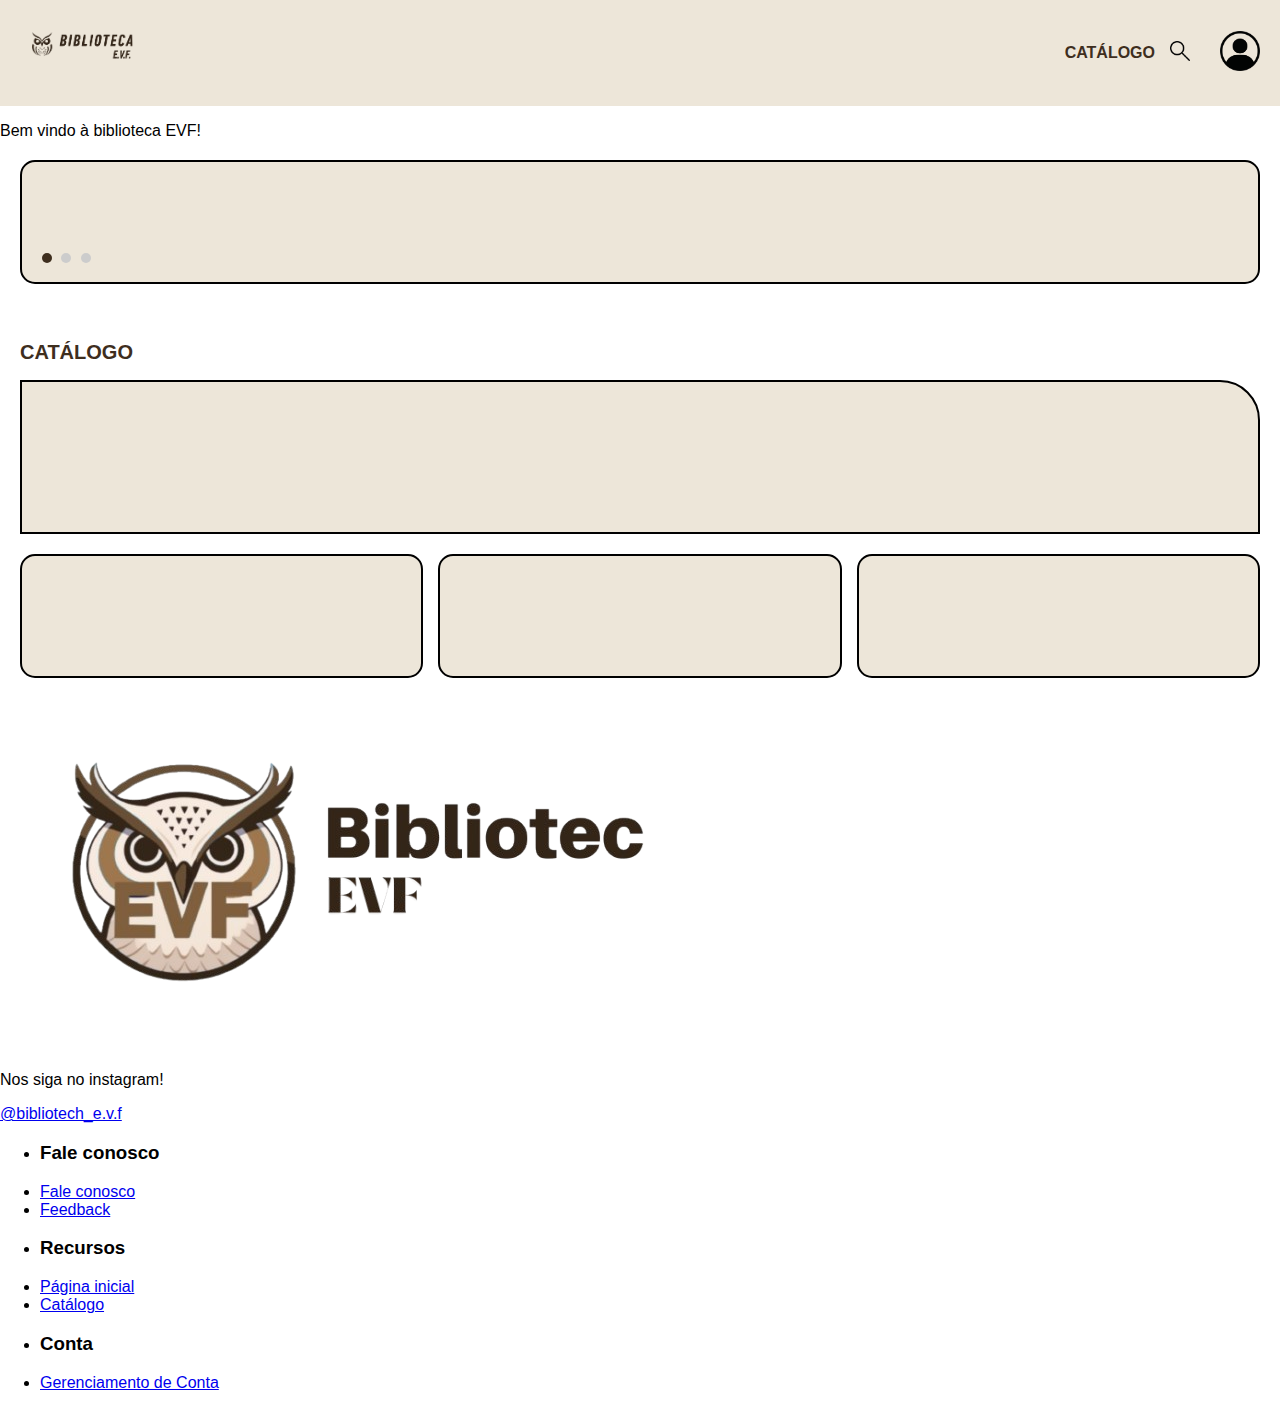
<file: index.html>
<!DOCTYPE html>
<html lang="pt-BR">
<head>
  <meta charset="UTF-8">
  <title>Biblioteca Online</title>
  <link rel="stylesheet" a href="css/index.css">
  <link rel="shortcut icon" href="img/FAVICON-Photoroom.ico" type="image/x-icon">
  
</head>
<body>

  <header>
    <div class="logo">
      <img src="img/logo_header.png" alt="Logo da Biblioteca" height="80">
    </div>      
  
    <div class="icons" id="iconContainer">
      <span class="catalogo-menu" id="catalogoTexto">CATÁLOGO</span>
      <div class="icon" onclick="abrirPesquisa()"><img src="img/lupa.png" height="20"></div>
      <div class="search-bar" id="barra-pesquisa">
        <input type="text" placeholder="Pesquisar livros...">
      </div>
      <div class="icon">
  <a href="Login.html">
    <img src="img/foto_perfil.png" height="40" alt="Perfil">
  </a>
</div>

    </div>
  </header>
  

    <p>Bem vindo à biblioteca EVF!</p>
  </div>


<div class="banner">
  <div class="banner-content"></div>
  <div class="bolinhas">
    <span class="ativa"></span>
    <span></span>
    <span></span>
  </div>
</div>


<section class="catalogo">
  <h2>CATÁLOGO</h2>
  <div class="destaque"></div>
  <div class="livros">
    <div class="livro"></div>
    <div class="livro"></div>
    <div class="livro"></div>
  </div>
</section>


<footer>
  <div id="footer_content">
    <!-- PRIMEIRA COLUNA -->
    <div id="footer_logo" class="footer_column">
      <img src="img/logo.png" />
      <p>Nos siga no instagram!</p>
      <div id="footer_instagram">
        <a href="https://www.instagram.com/bibliotech_e.v.f/" id="instagram">
          <i class="fa-brands fa-instagram"></i>
          @bibliotech_e.v.f
        </a>
      </div>
    </div>

    <!-- SEGUNDA COLUNA -->
    <ul class="footer_list footer_column">
      <li><h3>Fale conosco</h3></li>
      <li><a href="#" class="footer_link">Fale conosco</a></li>
      <li><a href="#" class="footer_link">Feedback</a></li>
    </ul>

    <!-- TERCEIRA COLUNA -->
    <ul class="footer_list footer_column">
      <li><h3>Recursos</h3></li>
      <li><a href="#" class="footer_link">Página inicial</a></li>
      <li><a href="#" class="footer_link">Catálogo</a></li>
    </ul>

    <!-- QUARTA COLUNA -->
    <ul class="footer_list footer_column">
      <li><h3>Conta</h3></li>
      <li><a href="#" class="footer_link">Gerenciamento de Conta</a></li>
    </ul>
  </div>
</footer>


  <script>
  function abrirPesquisa() {
    const icons = document.getElementById("iconContainer");
    const barra = document.getElementById("barra-pesquisa");

    if (!icons.classList.contains("ativo")) {
      icons.classList.add("ativo");
      setTimeout(() => {
        barra.style.display = "flex";
      }, 300);
    } else {
      barra.style.display = "none";
      icons.classList.remove("ativo");
    }
  }


  

    function verificarLogin() {
      const logado = false; 
      if (!logado) {
        window.location.href = "indexLogin  .html";
      } else {
        alert("Você já está logado!");
      }
    }

    function irPara(pagina) {
      alert("Indo para a página: " + pagina);
    }
  </script>

</body>
</html>
</file>
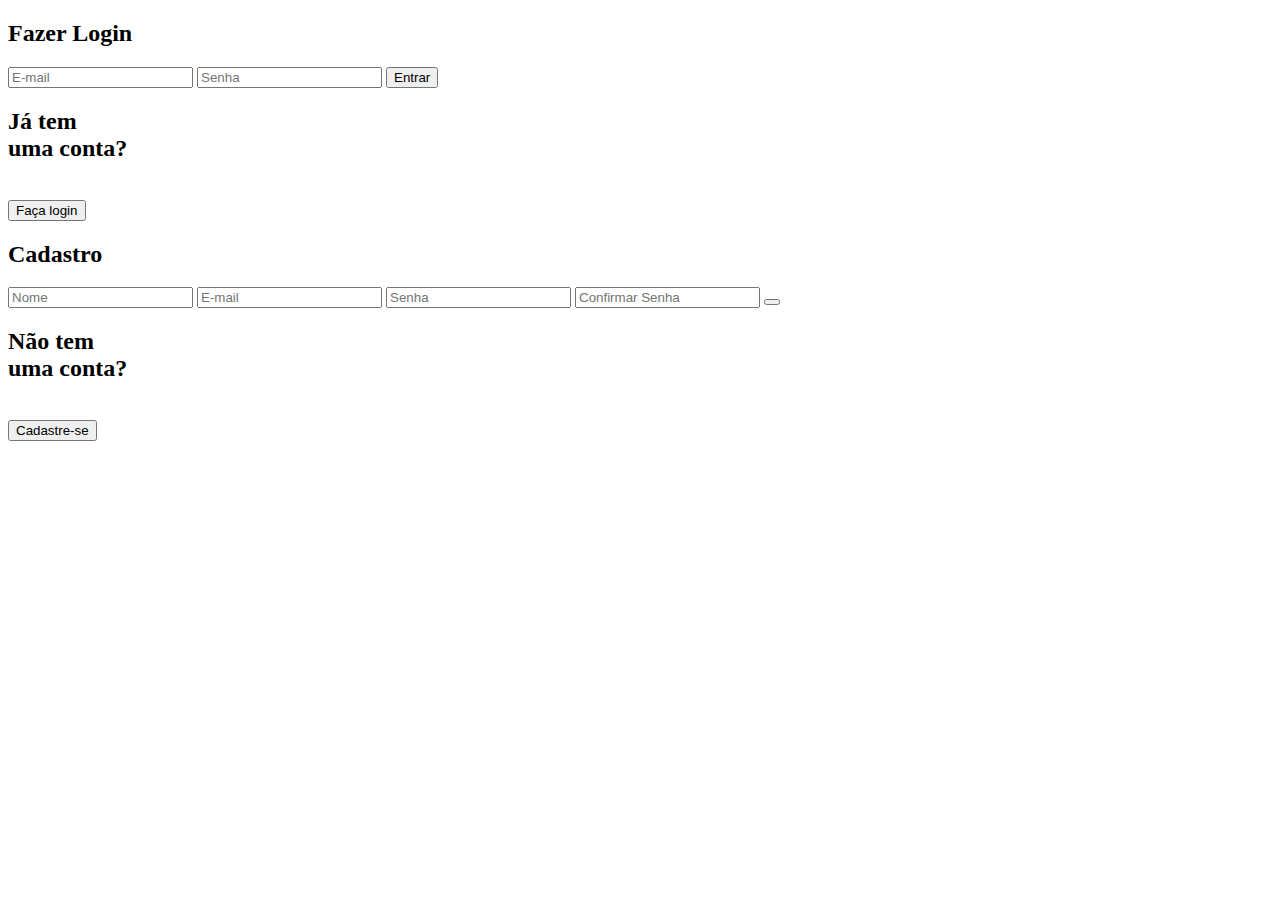
<file: cadastroindex.html>
<!DOCTYPE html>
<html lang="pt-BR">
<head>
    <meta charset="UTF-8">
    <meta name="viewport" content="width=device-width, initial-scale=1.0">
    <title>CADASTRO | BIBLIOTEC</title>
</head>
<body>
    <section class= "conteinerPai">
        <div class="card">
            <div class="esquerda">
                <div class="formLogin">
                    <h2>Fazer Login</h2>
                    <form>
                        <input type="text" placeholder="E-mail">
                        <input type="text" placeholder="Senha">
                        <button type="submit">Entrar</button>
                    </form>
                </div>
                <div class="facaLogin">
                    <h2>Já tem <br>uma conta?</h2>
                    <br>
                    <button>Faça login</button>     
                </div>
            </div>
            <div class="direita">
                <div class="formCadastro">
                    <h2>Cadastro</h2>
                    <form>
                        <input type="text" placeholder="Nome">
                        <input type="email" placeholder="E-mail">
                        <input type="password" placeholder="Senha">
                        <input type="password" placeholder="Confirmar Senha">
                        <button type="submit"></button>
                    </form>
                </div>
                <div class="facaCadastro">
                    <h2>Não tem <br>uma conta?</h2>
                    <br>
                    <button>Cadastre-se</button>
                </div>
            </div>
        </div>
    </section>
</body>
</html>
</file>
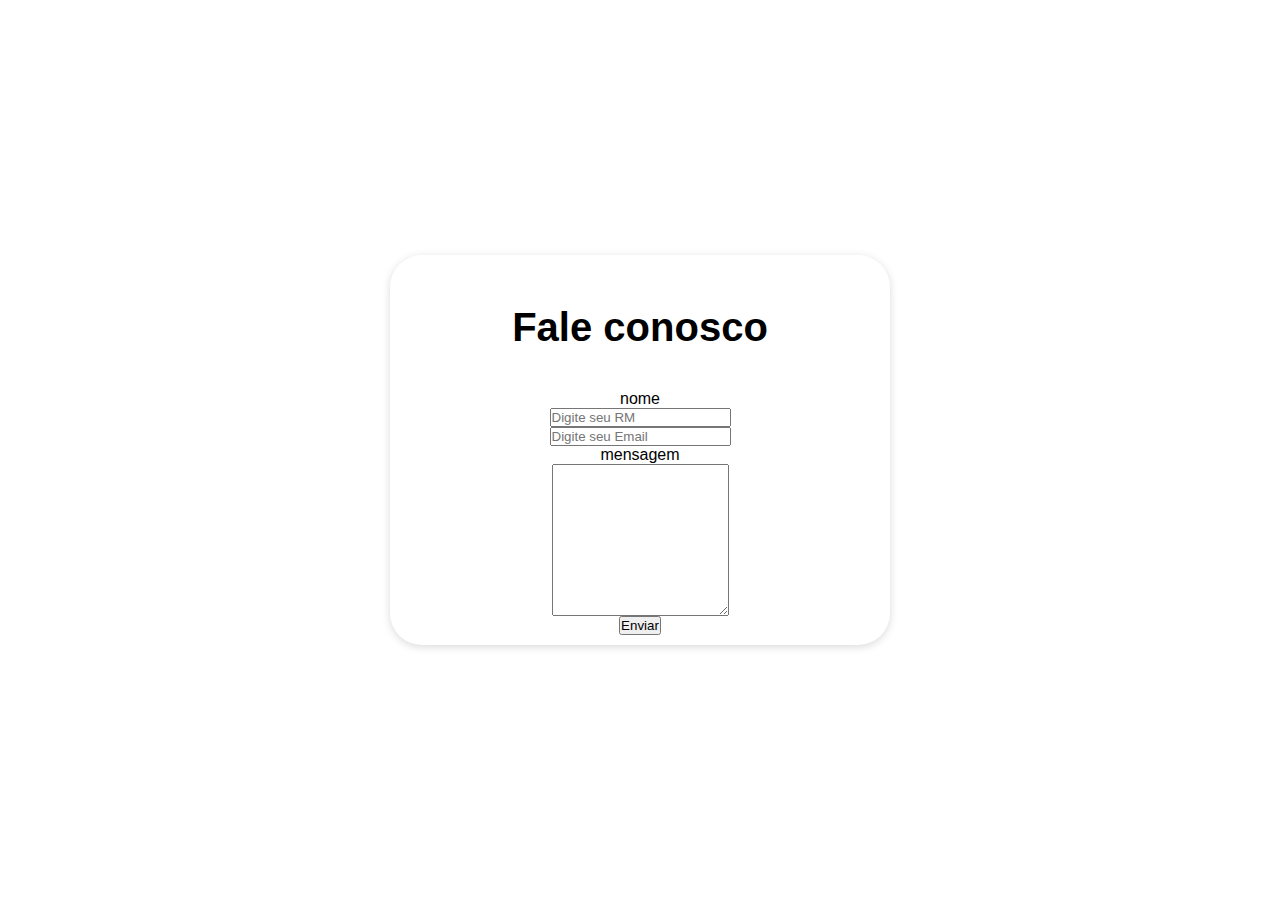
<file: indexfeed.html>
<!DOCTYPE html>
<html lang="en">
<head>
    <meta charset="UTF-8">
    <meta name="viewport" content="width=device-width, initial-scale=1.0">
    <title>Feedback</title>
    <style>
      *{
        padding: 0;
        margin: 0;
        font-family: sans-serif;
        box-sizing: border-box;

      }

      body{
        display:flex;
        align-items: center;
        justify-content: center;
        min-height: 100vh;
        background: #ffffff;
      }

      section{
          display:flex;
        align-items: center;
        justify-content: center;
        flex-direction: column;
        padding: 10px 45px;
        background: #ede6d9;
        width: 500px;
     box-shadow: rgba(0, 0, 0, 0.15) 0px 2px 8px;
        background:  linear-gradient(135deg, rgba(255, 255, 255, 0.1), rgb(255, 255, 255, 0.1));
        -webkit-backdrop-filter: blur(20px);
        border: 1px slig rgba(255,255,0.18);
        border-radius: 32px;
      }

      section h2{
        color: black;
        font-size: 2.5rem;
        margin: 2.5rem;
      }

      section form{
        display: flex;
        flex-direction: column;
        width: 100%;
      }

      form label{
        color: #ffffff;
        font-size: 17px;
        margin-bottom: 4px;
      }

      form input{
        padding: 15px;
        outline: none;
        border: 0;
        margin-bottom: 20px;
        font-size: 15px;
        transition: all 0.5s;
      }

   form input:focus{
    border-radius: 16px; 
   }
    </style>
</head>
<body>
  <section>
    <h2>
        Fale conosco
    </h2>
    <form action="https://api.staticforms.xyz/submit" method="post"> </form>
    <label> nome </label>
<input type="text" name="name" placeholder="Digite seu RM">
<input type="text" name="Email"placeholder="Digite seu Email">
<label> mensagem </label>
<textarea name="mensagem" cold="30" rows="10" placeholder="Digite sua mensagem"> </textarea>
<button type="submit"> Enviar </button>

<input type="hidden" name="acessKey" value="sf_92ak7b137a1k5ekg4li350n9"> 
 <input type="hidden" name="redirectTo" value="http://127.0.0.1:5500/Biblioteca-TCC/index.html">
  </section>   
</body>
</html>
</file>
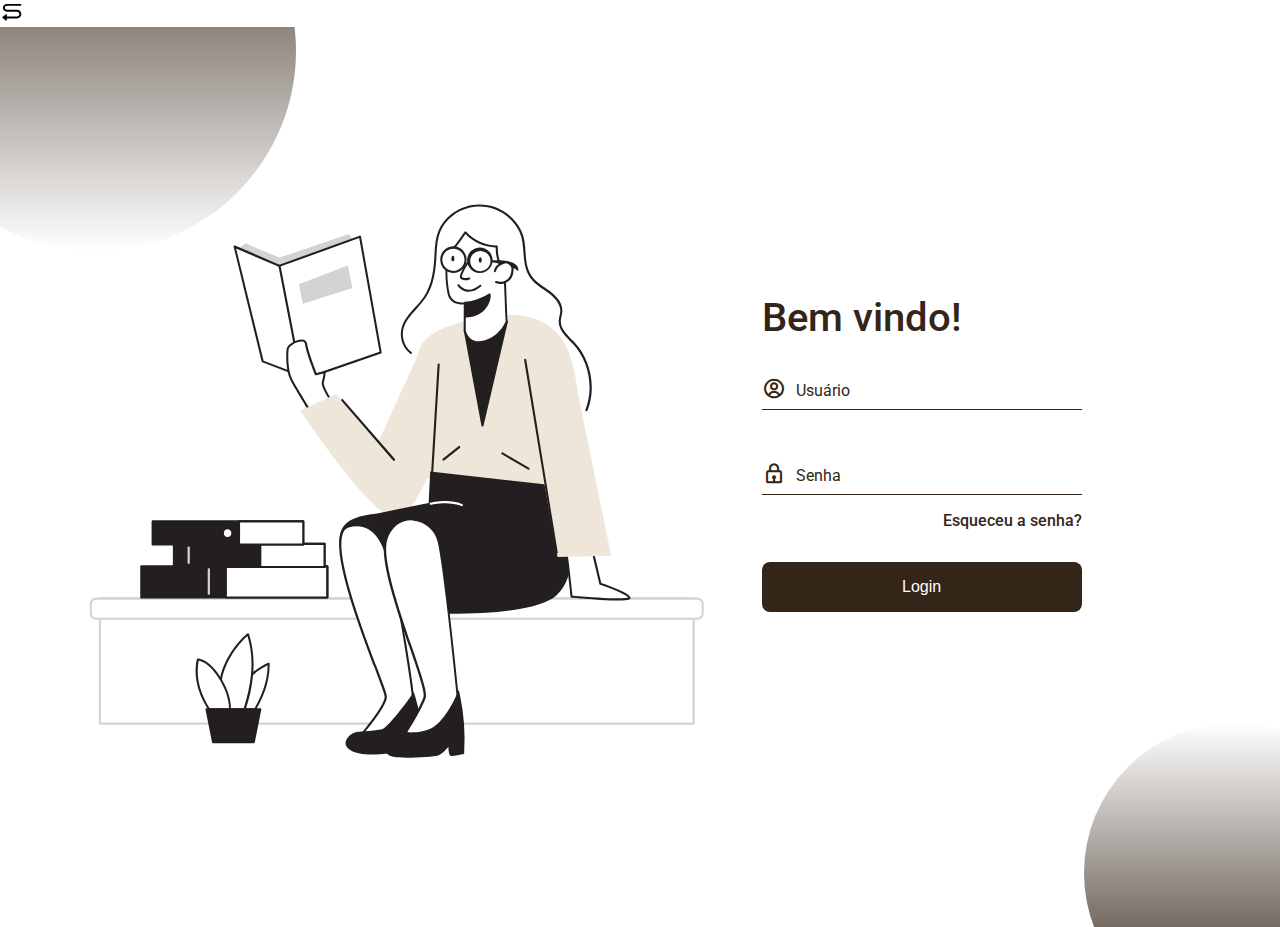
<file: login.html>
<!DOCTYPE html>
<html lang="pt-br">
    <head>
        <meta charset="UTF-8">
        <meta name="viewport" content="width=device-width, initial-scale=1.0">

        <link rel="stylesheet" href="css/styles.css">

        <link href='https://cdn.jsdelivr.net/npm/boxicons@2.0.5/css/boxicons.min.css' rel='stylesheet'>

        <link rel="shortcut icon" href="img/FAVICON-Photoroom.ico" type="image/x-icon">

        <title>Login</title>  
    </head>
    <body>
        
    <div class="form.icon">
        <a href="index.html">
    <img src="img/arrow-s-left.png" height="40" alt="Retorno">
        </a>
       
        </div>


        <div class="l-form">
            <div class="shape1"></div>
            <div class="shape2"></div>

            <div class="form">
                <img src="img/book-lover-44.svg" alt="" class="form__img">

                <form action="" class="form__content">
                    <h1 class="form__title">Bem vindo!</h1>

                    <div class="form__div form__div-one">
                        <div class="form__icon">
                            <i class='bx bx-user-circle'></i>
                        </div>

                        <div class="form__div-input">
                            <label for="" class="form__label">Usuário</label>
                            <input type="text" class="form__input">
                        </div>
                    </div>

                    <div class="form__div">
                        <div class="form__icon">
                            <i class='bx bx-lock' ></i>
                        </div>

                        <div class="form__div-input">
                            <label for="" class="form__label">Senha</label>
                            <input type="password" class="form__input">
                        </div>
                    </div>
                    <a href="#" class="form__forgot">Esqueceu a senha?</a>

                    <input type="submit" class="form__button" value="Login">

        </div>
        
        <script src="JS/main.js"></script>
    </body>
</html>
</file>
<file: css/index.css>
/* ---------- Geral ---------- */
body {
  font-family: Arial, sans-serif;
  margin: 0;
  padding: 0;
}

/* ---------- Cabeçalho ---------- */
header {
  background-color: #ede6d9;
  display: flex;
  justify-content: space-between;
  align-items: center;
  padding: 10px 20px;
}

.logo {
  font-size: 24px;
  font-weight: bold;
}

/* Container dos ícones e interações */
.icons {
  display: flex;
  gap: 15px;
  align-items: center;
  position: relative;
  transition: all 0.5s ease;
}

/* Texto "CATÁLOGO" */
.catalogo-menu {
  font-weight: bold;
  font-size: 16px;
  color: #3e2e1e;
  cursor: pointer;
  transition: transform 0.5s ease;
}

/* Ícones (lupa, perfil) */
.icon {
  cursor: pointer;
  font-size: 20px;
}

/* Barra de pesquisa (inicialmente oculta) */
.search-bar {
  opacity: 0;
  max-width: 0;
  overflow: hidden;
  display: flex;
  align-items: center;
  margin-left: 0;
  transition: all 0.5s ease;
}

.search-bar input {
  padding: 5px;
  font-size: 14px;
  border: 1px solid #ccc;
  border-radius: 4px;
  transition: all 0.3s ease;
}

/* ---------- Estado Ativo ---------- */
.icons.ativo #catalogoTexto {
  transform: translateX(-120px);
}

.icons.ativo .search-bar {
  opacity: 1;
  max-width: 200px;
  margin-left: 10px;
}

/* ---------- Conteúdo ---------- */
.conteudo {
  margin-left: 170px;
  padding: 20px;
}


/* ---------- Banner ---------- */
.banner {
  background: #ede6d9;
  margin: 20px;
  border: 2px solid #000;
  border-radius: 15px;
  padding: 60px;
  position: relative;
}

.bolinhas {
  position: absolute;
  bottom: 15px;
  left: 20px;
}

.bolinhas span {
  height: 10px;
  width: 10px;
  background: #ccc;
  border-radius: 50%;
  display: inline-block;
  margin-right: 5px;
}

.bolinhas .ativa {
  background: #3e2e1e;
}

/* ---------- Catálogo ---------- */
.catalogo {
  padding: 20px;
}

.catalogo h2 {
  font-size: 20px;
  font-weight: bold;
  color: #3e2e1e;
}

.destaque {
  background: #ede6d9;
  height: 150px;
  margin-top: 10px;
  border: 2px solid black;
  border-top-right-radius: 40px;
}

.livros {
  display: flex;
  gap: 15px;
  margin-top: 20px;
}

.livro {
  flex: 1;
  background: #ede6d9;
  height: 120px;
  border: 2px solid black;
  border-radius: 15px;
}
</file>
<file: css/styles.css>
@import url("https://fonts.googleapis.com/css2?family=Roboto:wght@400;500&display=swap");


:root{
    --first-color: #342519;
    --text-color: #342519;
}


:root{
    --body-font: 'Roboto', sans-serif;
    --big-font-size: 2rem;
    --normal-font-size: 0.938rem;
    --smaller-font-size: 0.875rem;
}
@media screen and (min-width: 768px){
    :root{
        --big-font-size: 2.5rem;
        --normal-font-size: 1rem;
    }  
}

*,::before,::after{
    box-sizing: border-box;
}
body{
    scroll-behavior: smooth;
    margin: 0;
    padding: 0;
    font-family: var(--body-font);
    color: var(--first-color);
    background-color: EDE6D9;
}
h1{
    margin: 0;
}
a{
    text-decoration: none;
}
img{
    max-width: 100%;
    height: auto;
}
.l-form{
    position: relative;
    height: 100vh;
    overflow: hidden;
}

.shape1,
.shape2{
    position: absolute;
    width: 200px;
    height: 200px;
    border-radius: 50%;
}
.shape1{
    top: -7rem;
    left: -3.5rem;
    background: linear-gradient(180deg, var(--first-color) 0%, rgba(196,196,196,0) 100%);
}
.shape2{
    bottom: -6rem;
    right: -5.5rem;
    background: linear-gradient(180deg, var(--first-color) 0%, rgba(196,196,196,0) 100%);
    transform: rotate(180deg);
}

.form{
    height: 100vh;
    display: grid;
    justify-content: center;
    align-items: center;
    padding: 0 1rem;
}
.form__content{
    width: 290px;
}
.form__img{
    display: none;
}
.form__title{
    font-size: var(--big-font-size);
    font-weight: 500;
    margin-bottom: 2rem;
}
.form__div{
    position: relative;
    display: grid;
    grid-template-columns: 7% 93%;
    margin-bottom: 1rem;
    padding: .25rem 0;
    border-bottom: 1px solid var(--text-color);
}

.form__div.focus{
    border-bottom: 1px solid var(--first-color);
}

.form__div-one{
    margin-bottom: 3rem;
}

.form__icon{
    font-size: 1.5rem;
    color: var(--text-color);
    transition: .3s;
}

.form__div.focus .form__icon{
    color: var(--first-color);
}

.form__label{
    display: block;
    position: absolute;
    left: .75rem;
    top: .25rem;
    font-size: var(--normal-font-size);
    color: var(--text-color);
    transition: .3s;
}

.form__div.focus .form__label{
    top: -1.5rem;
    font-size: .875rem;
    color: var(--first-color);
}

.form__div-input{
    position: relative;
}
.form__input{
    position: absolute;
    top: 0;
    left: 0;
    width: 100%;
    height: 100%;
    border: none;
    outline: none;
    background: none;
    padding: .5rem .75rem;
    font-size: 1.2rem;
    color: var(--first-color);
    transition: .3s;
}
.form__forgot{
    display: block;
    text-align: right;
    margin-bottom: 2rem;
    font-size: var(--normal-font-size);
    color: var(--text-color);
    font-weight: 500;
    transition: .5;
}
.form__forgot:hover{
    color: var(--first-color);
    transition: .5s;
}
.form__button{
    width: 100%;
    padding: 1rem;
    font-size: var(--normal-font-size);
    outline: none;
    border: none;
    margin-bottom: 3rem;
    background-color: var(--first-color);
    color: #fff;
    border-radius: .5rem;
    cursor: pointer;
    transition: .3s;
}
.form__button:hover{
    box-shadow: 0px 15px 36px rgba(0,0,0,.15);
}

.form__social{
    text-align: center;
}
.form__social-text{
    display: block;
    font-size: var(--normal-font-size);
    margin-bottom: 1rem;
}
.form__social-icon{
    display: inline-flex;
    justify-content: center;
    align-items: center;
    width: 30px;
    height: 30px;
    margin-right: 1rem;
    padding: .5rem;
    background-color: var(--text-color);
    color: #fff;
    font-size: 1.25rem;
    border-radius: 50%;
}
.form__social-icon:hover{
    background-color: var(--first-color);
}

@media screen and (min-width: 968px){
    .shape1{
        width: 400px;
        height: 400px;
        top: -11rem;
        left: -6.5rem;
    }
    .shape2{
        width: 300px;
        height: 300px;
        right: -6.5rem;
    }

    .form{
        grid-template-columns: 1.5fr 1fr;
        padding: 0 2rem;
    }
    .form__content{
        width: 320px;
    }
    .form__img{
        display: block;
        width: 700px;
        justify-self: center;
    }
}

.form__img {
    float: right;
}
</file>
